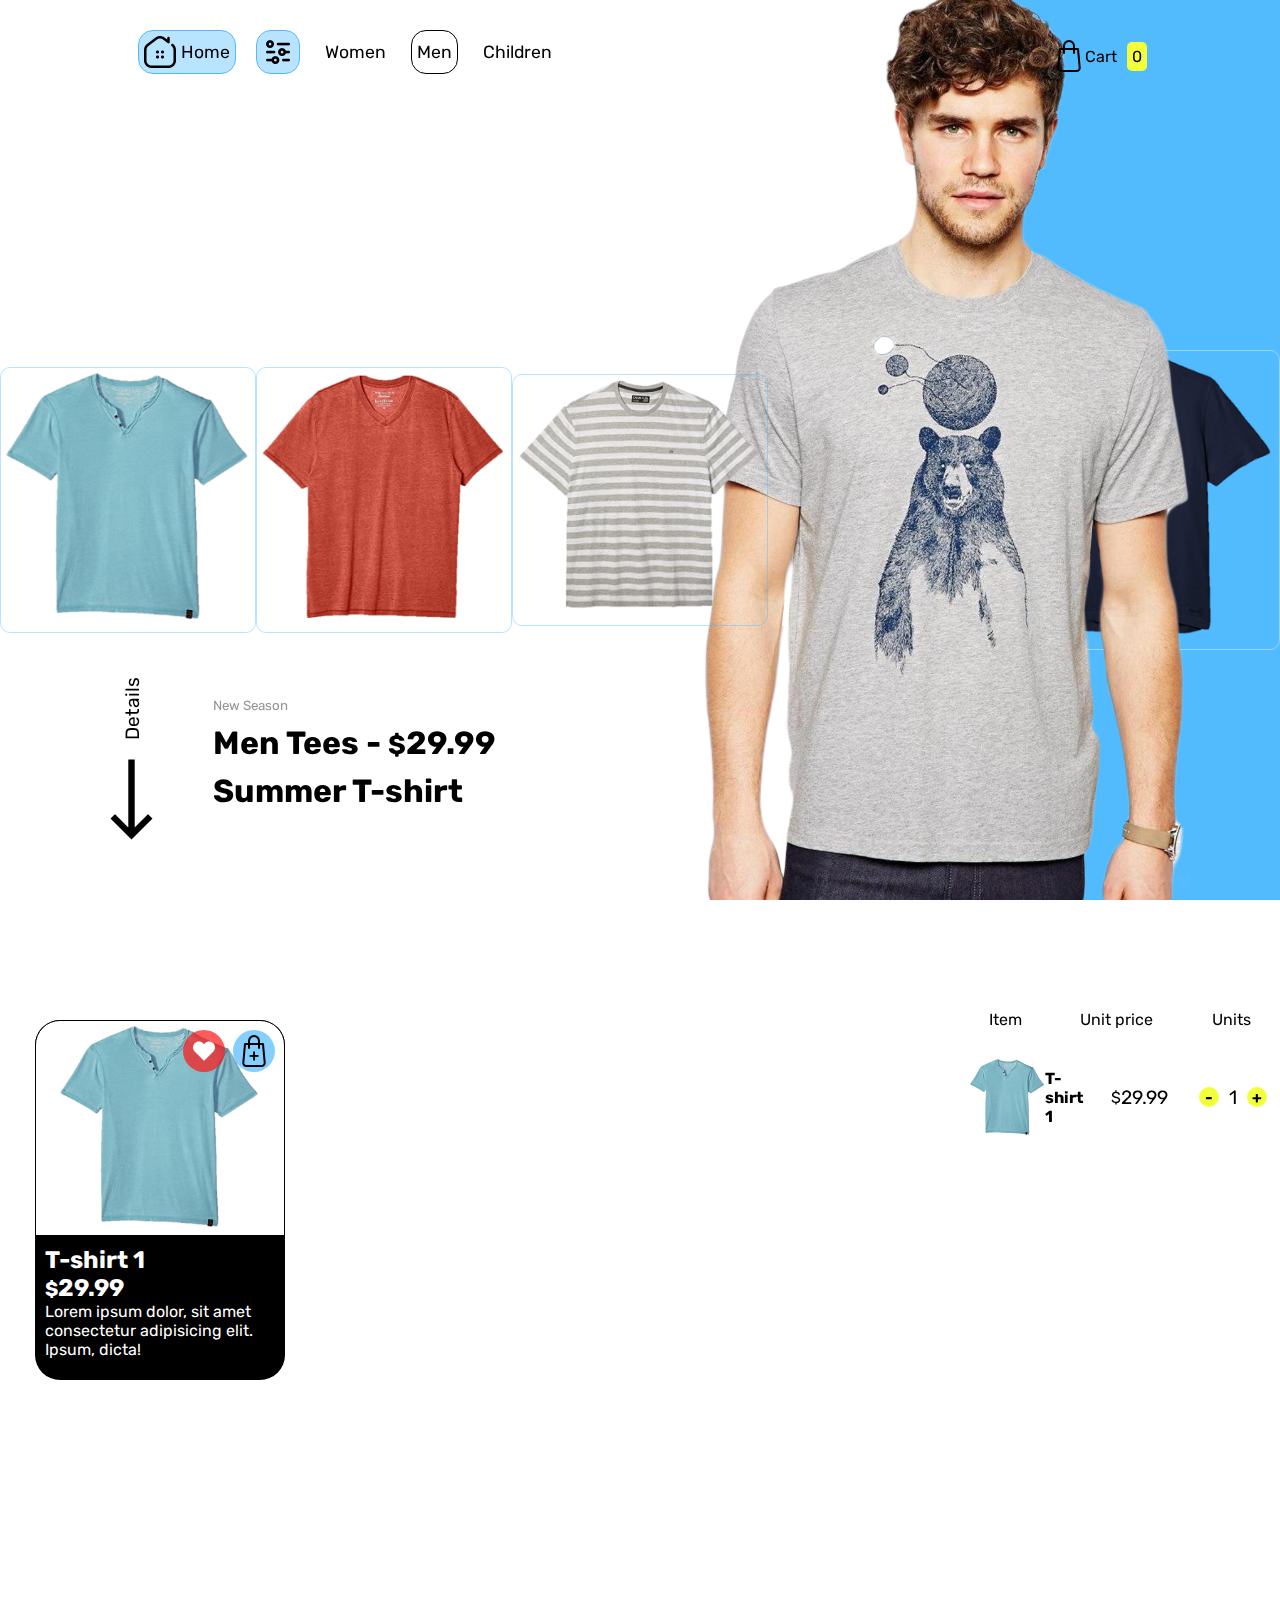
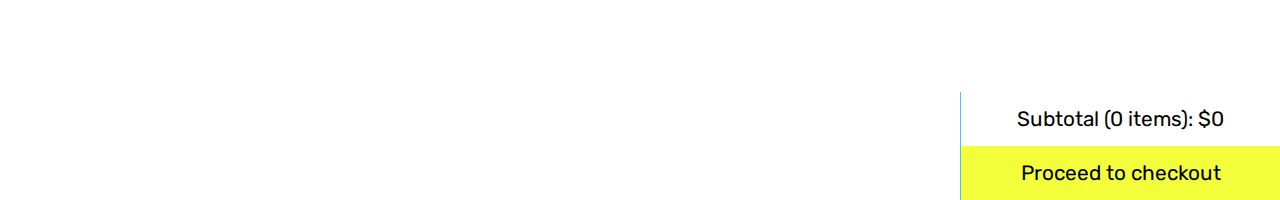
<file: 2022-11-04_shoppingCart/index.html>
<!DOCTYPE html>
<html lang="en">
<head>
    <meta charset="UTF-8">
    <meta http-equiv="X-UA-Compatible" content="IE=edge">
    <link rel="shortcut icon" href="#">
    <meta name="viewport" content="width=device-width, initial-scale=1.0">
    <title>Shopping Cart JS</title>
    <link rel="stylesheet" href="style.css">
    <link rel="stylesheet" href="https://cdn.jsdelivr.net/npm/bootstrap-icons@1.5.0/font/bootstrap-icons.css">
</head>
<body>
    <div class="app-container">
        <div class="app-bg">
            <div class="left-side"></div>
            <div class="right-side"></div>
        </div>
        <header>
            <nav>
                <ul>
                    <li class="btn home">
                        <a href="./">
                            <img src="./icons/home.png" alt=""> Home
                        </a>
                    </li>
                    <li class="btn">
                        <a href="#">
                            <img src="./icons/filter.png" alt="filter">
                        </a>
                    </li>
                    <li>
                        <a href="#">
                            Women
                        </a>
                    </li>
                    <li class="active">
                        <a href="#">
                            Men
                        </a>
                    </li>
                    <li>
                        <a href="#">
                            Children
                        </a>
                    </li>
                </ul>
            </nav>
            <div class="shopping-bag">
                <a href="./cart.html">
                    <img src="./icons/bag.png" alt="cart">
                    Cart
                    <div class="total-items-in-cart">
                        0
                    </div>
                </a>
            </div>
        </header>
        <main>
            <div class="content">
                <div class="products-preview">
                    <div class="products-container">
                        <div class="product">
                            <img src="./img/t1.png" alt="t-shirt 1">
                        </div>
                        <div class="product">
                            <img src="./img/t2.png" alt="t-shirt 2">
                        </div>
                        <div class="product">
                            <img src="./img/t4.png" alt="t-shirt 3">
                        </div>
                    </div>
                    <div class="more-details">
                        <div class="see-more-btn">
                                <img src="./icons/right-arrow.png" alt="">
                                Details
                        </div>
                        <div class="description">
                            <small>New Season</small>
                            <h1>Men Tees - <small>$</small>29.99</h1>
                            <h1>Summer T-shirt</h1>
                        </div>
                    </div>
                </div>
                <div class="model">
                    <img class="model-img" src="./img/model.png" alt="model">
                    <div class="product">
                        <img src="./img/t3.png" alt="t-shirt 4">
                    </div>
                </div>
            </div>
        </main>
    </div>
    <div class="products-list">
        <div class="products">
            <!-- render porducts here -->
            <div class="item">
                <div class="item-container">
                    <div class="item-img">
                        <img src="./img/t1.png" alt="t-shirt 1">
                    </div>
                    <div class="desc">
                        <h2>T-shirt 1</h2>
                        <h2><small>$</small>29.99</h2>
                        <p>
                            Lorem ipsum dolor, sit amet consectetur adipisicing elit. Ipsum, dicta!
                        </p>
                    </div>
                    <div class="add-to-wishlist">
                        <img src="./icons/heart.png" alt="add to wish list">
                    </div>
                    <div class="add-to-cart">
                        <img src="./icons/bag-plus.png" alt="add to cart">
                    </div>
                </div>
            </div>

        </div>
        <div class="cart">
            <div class="cart-header">
                <div class="column1">Item</div>
                <div class="column2">Unit price</div>
                <div class="column3">Units</div>
            </div>
            <div class="cart-items">
                <!-- render cart items here -->
                <div class="cart-item">
                    <div class="item-info">
                        <img src="./img/t1.png" alt="t-shirt 1">
                        <h4>T-shirt 1</h4>
                    </div>
                    <div class="unit-price">
                        <small>$</small>29.99
                    </div>
                    <div class="units">
                        <div class="btn minus">-</div>
                        <div class="number">1</div>
                        <div class="btn plus">+</div>
                    </div>
                </div>
            </div>
            <div class="cart-footer">
                <div class="subtotal">
                    Subtotal (0 items): $0
                </div>
                <div class="checkout">
                    Proceed to checkout
                </div>
            </div>
        </div>
    </div>

    <script>
        const porductsListEl = document.querySelector(".products-list");
        const seeMoreBtn = document.querySelector(".see-more-btn");

        seeMoreBtn.addEventListener('click', () => {
            porductsListEl.scrollIntoView({behavior: "smooth"})
        })
    </script>

    <scrip src="/products.js"></scrip>
    <scrip src="/app.js"></scrip>
</body>
</html>
</file>
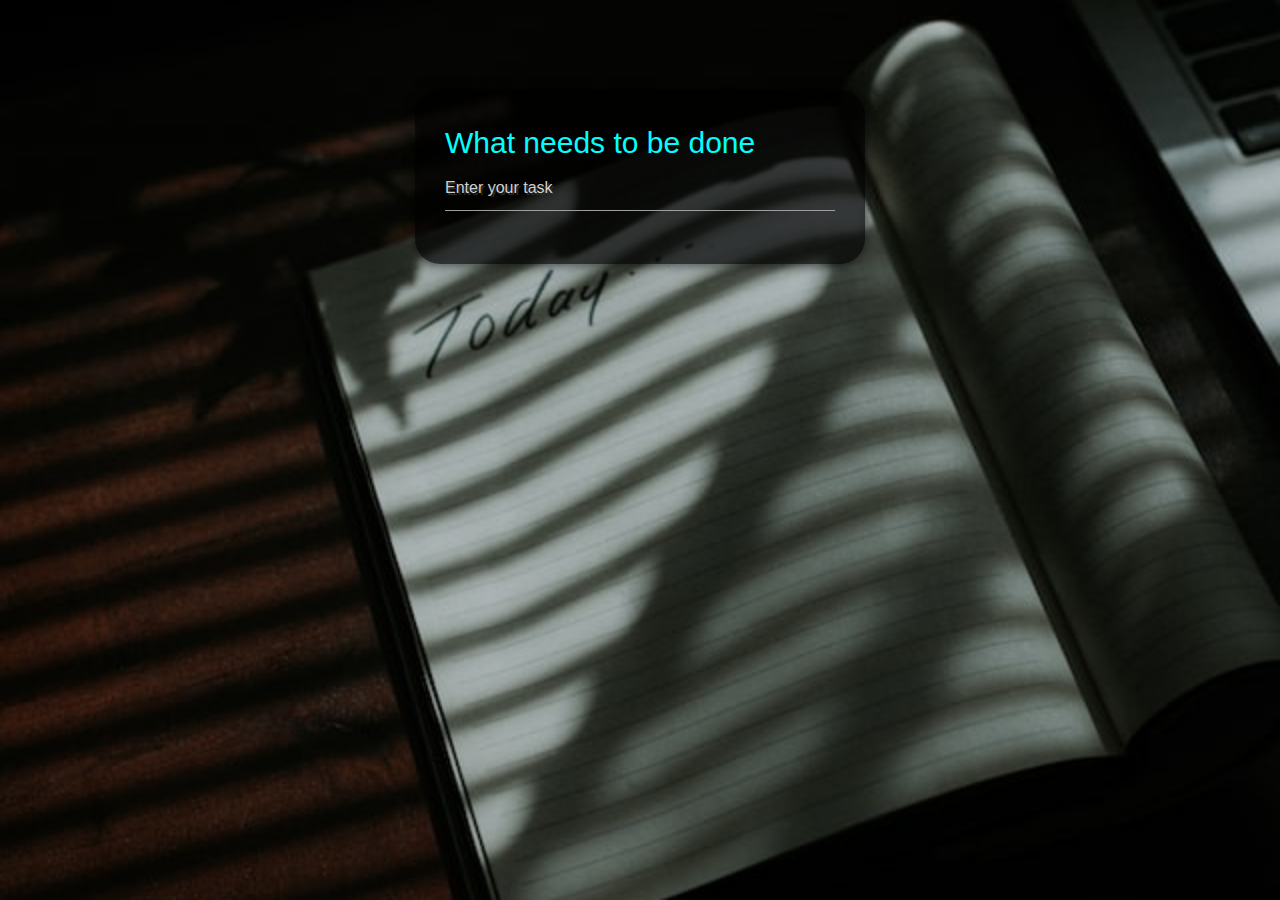
<file: 2023-03-03_todo_list/index.html>
<!DOCTYPE html>
<html lang="en" dir="ltr">
  <head>
    <meta charset="utf-8" />
    <link
      rel="stylesheet"
      href="https://cdnjs.cloudflare.com/ajax/libs/materialize/1.0.0/css/materialize.min.css"
    />
    <link rel="stylesheet" href="styles.css" />
    <title>TO DO LIST</title>
  </head>
  <body>
    <form id="Form" action="#">
      <div class="input-container">
        <label for="">What needs to be done</label>
        <input
          type="text"
          class="input"
          id="Input"
          placeholder="Enter your task"
        />
      </div>
      <ul class="task-list" id="Task_list"></ul>

      <div class="test"></div>
    </form>

    <script src="task.js"></script>
  </body>
</html>
</file>
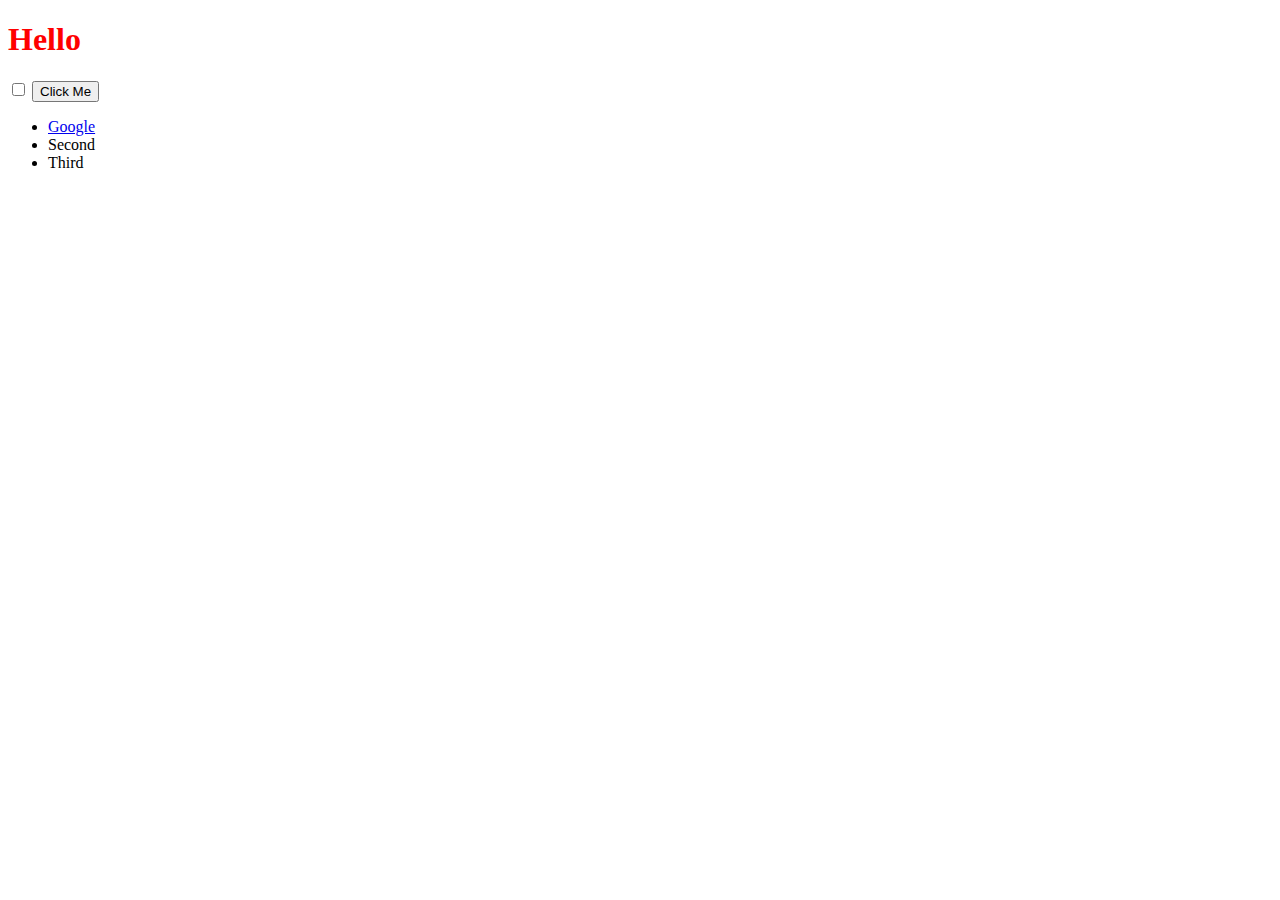
<file: DOM/index.html>
<!DOCTYPE html>
<html lang="en" dir="ltr">
  <head>
    <meta charset="utf-8">
    <title>My Website</title>
    <link rel="stylesheet" href="styles.css">

  </head>
  <body>

    <h1>Hello</h1>

    <input type="checkbox">

    <button style=":active color:red;">Click Me</button>

    <ul>
      <li class="list">
        <a href="https://www.google.com">Google</a>
      </li>
      <li class="list">Second</li>
      <li class="list">Third</li>
    </ul>

  </body>

</html>
</file>
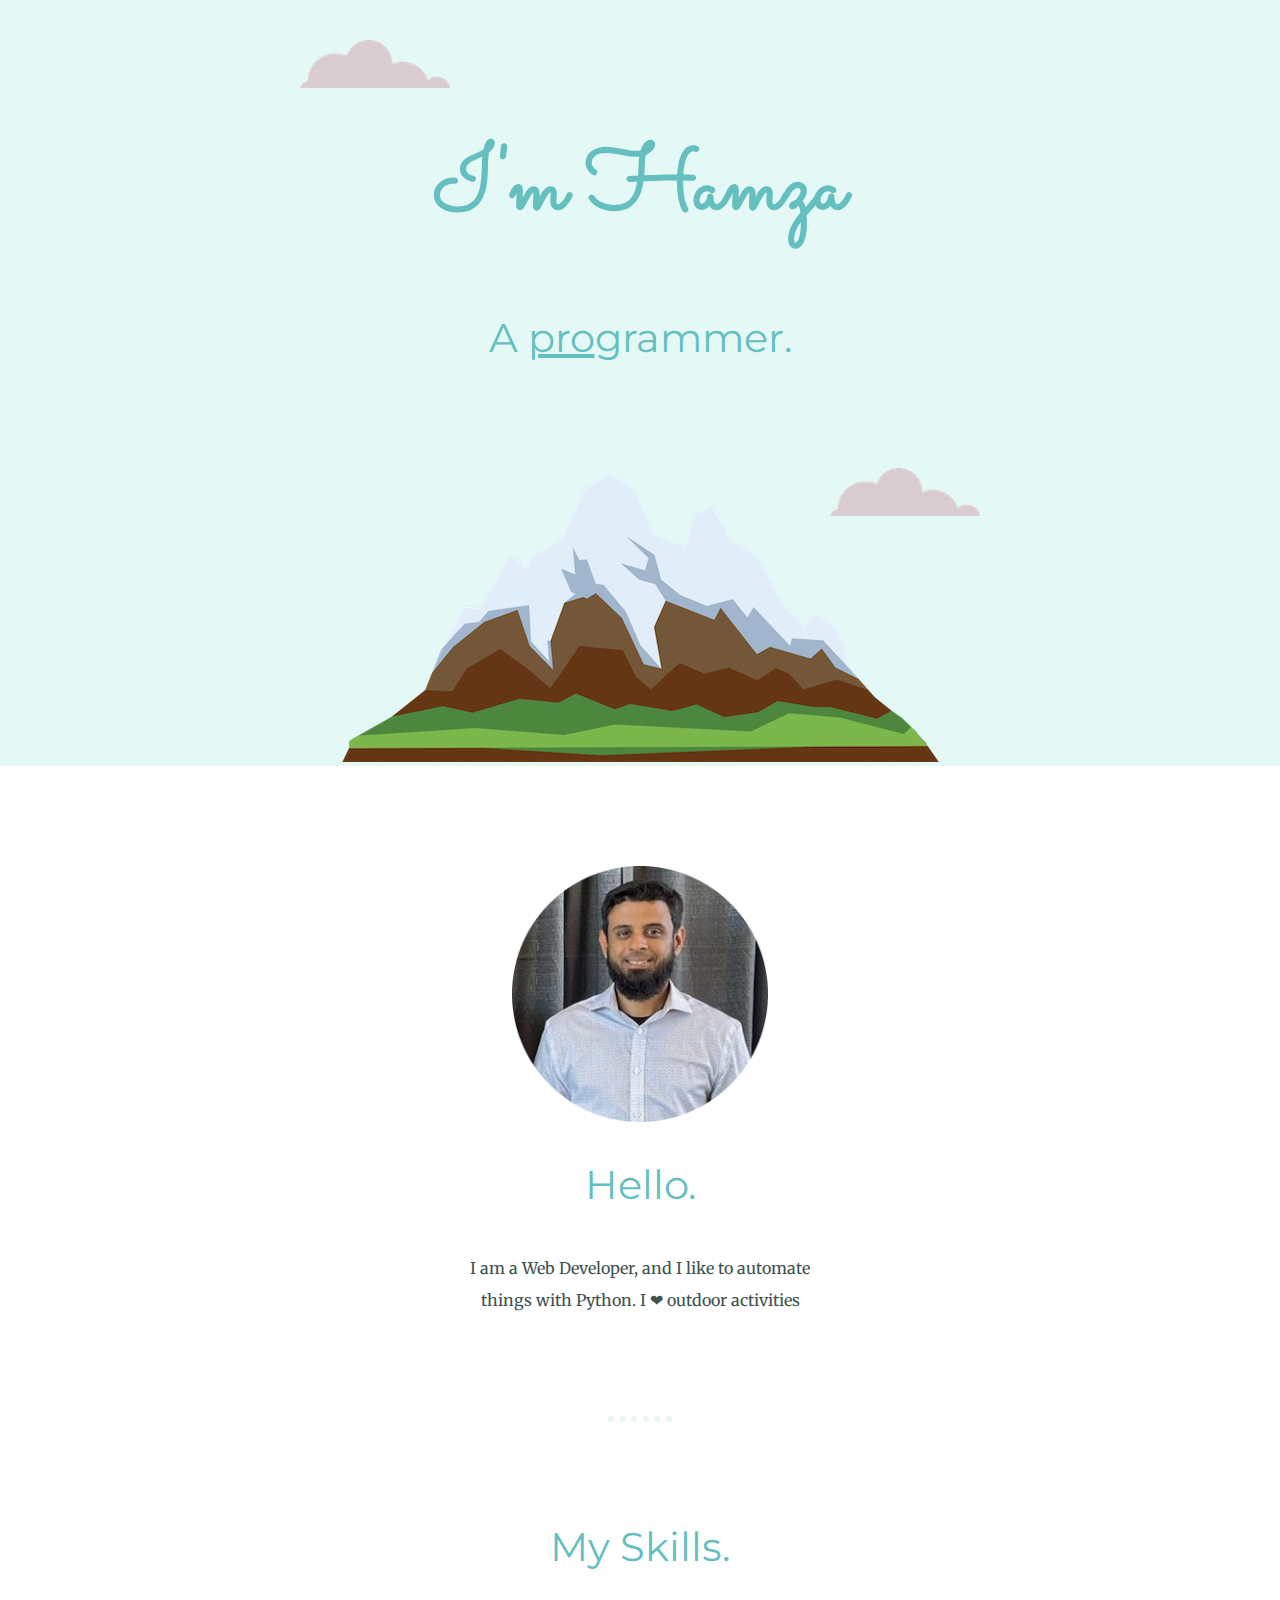
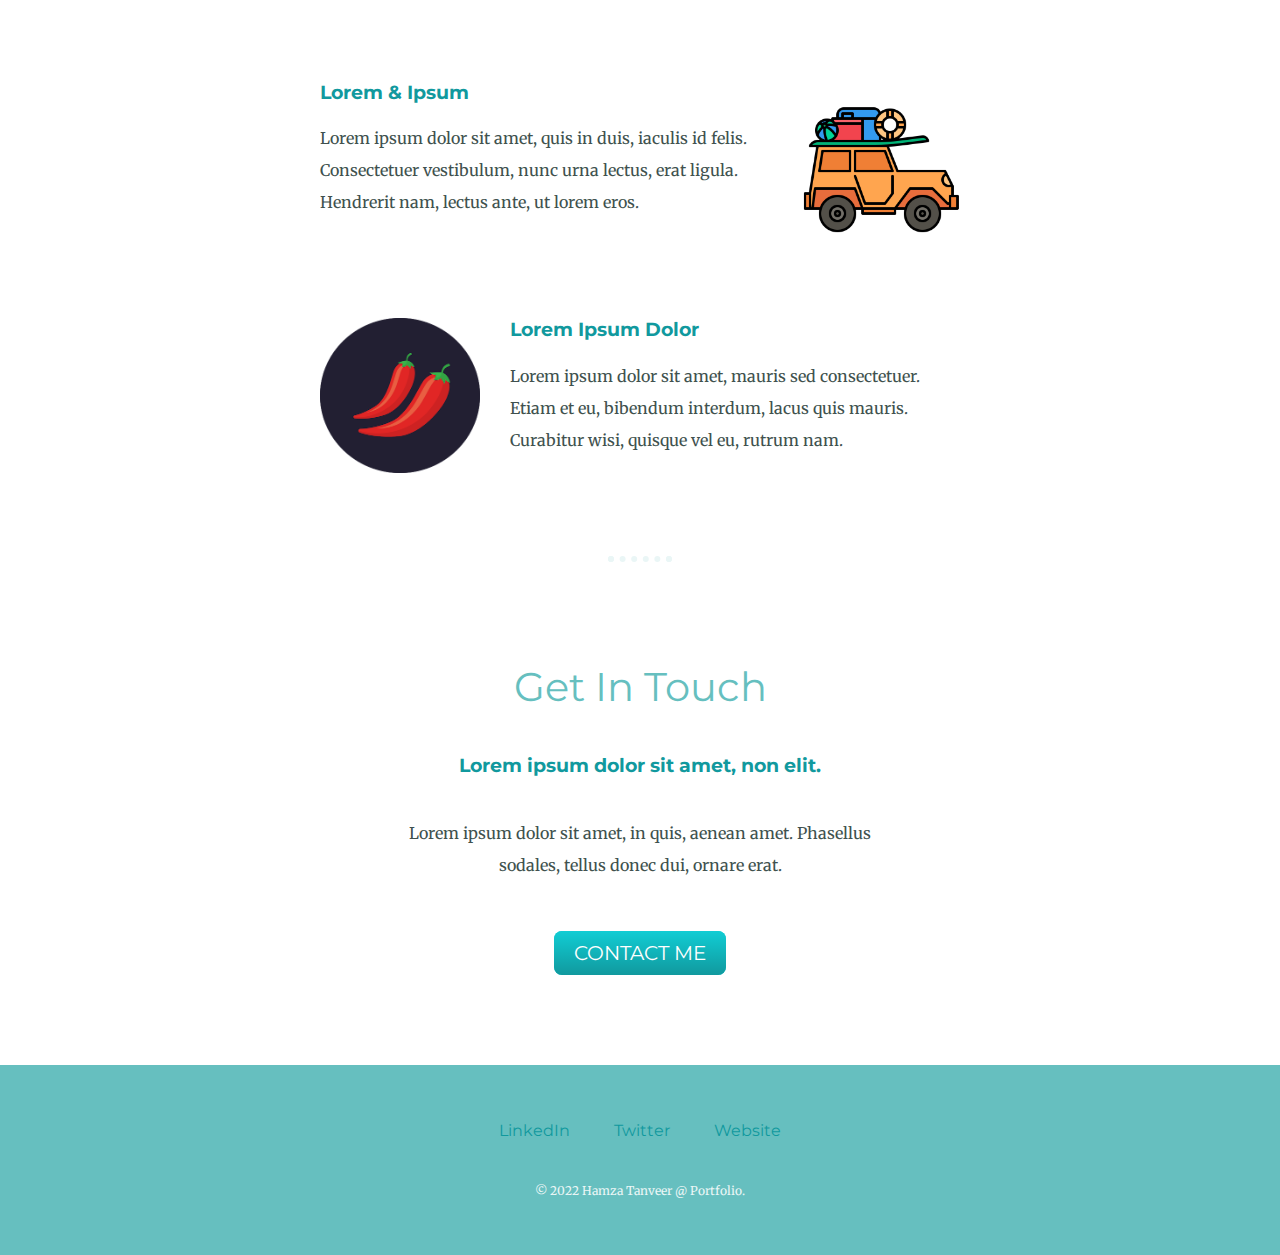
<file: HTML - Personal Site/index.html>
<!DOCTYPE html>
<html lang="en" dir="ltr">

<head>
  <meta charset="utf-8">
  <title>Hamza's Personal Site</title>
  <link rel="stylesheet" href="css/style.css">
  <link rel="icon" href="favicon.ico">
  <link rel="preconnect" href="https://fonts.googleapis.com">
<link rel="preconnect" href="https://fonts.gstatic.com" crossorigin>
<link href="https://fonts.googleapis.com/css2?family=Merriweather&family=Montserrat&family=Sacramento&display=swap" rel="stylesheet">


</head>

<body>
  <div class="top-container">
    <img class="top-cloud" src="images/cloud.png" alt="cloud-img">
      <h1>I'm Hamza</h1>
      <h2>A <span class="pro">pro</span>grammer.</h2>
    <img class="bottom-cloud" src="images/cloud.png" alt="cloud-img">
    <img src="images/mountain.png" alt="mountain-img">


  </div>


  <div class="middle-container">
    <div class="profile">
      <img class="profile-pic" src="images/Hamza_profile_pic.png" alt="hamza-profile-pic">
      <h2>Hello.</h2>
      <p class="intro">I am a Web Developer, and I like to automate things with Python. I ❤ outdoor activities

</p>
    </div>
    <hr>
    <div class="skills">
      <h2>My Skills.</h2>
      <div class="skill-row">
        <img class="travel-img" src="images/traveling.png" alt="travel-img">
        <h3>Lorem & Ipsum</h3>
        <p>Lorem ipsum dolor sit amet, quis in duis, iaculis id felis. Consectetuer vestibulum, nunc urna lectus, erat ligula. Hendrerit nam, lectus ante, ut lorem eros.</p>
      </div>
      <div class="skill-row">
        <img class="chilli-img" src="images/chillies.png" alt="chillies-img">
        <h3>Lorem Ipsum Dolor</h3>
        <p class="chilli-skill-desctption">Lorem ipsum dolor sit amet, mauris sed consectetuer. Etiam et eu, bibendum interdum, lacus quis mauris. Curabitur wisi, quisque vel eu, rutrum nam.</p>
      </div>
    </div>
    <hr>
    <div class="contact-me">
      <h2>Get In Touch</h2>
      <h3 >Lorem ipsum dolor sit amet, non elit.</h3>
      <p class="contact-message">Lorem ipsum dolor sit amet, in quis, aenean amet. Phasellus sodales, tellus donec dui, ornare erat.</p>
      <a class="btn" href="mailto:name@email.com">CONTACT ME</a>
    </div>
  </div>


  <div class="bottom-container">
    <a class="footer-link" href="https://www.linkedin.com/">LinkedIn</a>
    <a class="footer-link" href="https://twitter.com/">Twitter</a>
    <a class="footer-link" href="https://www.appbrewery.co/">Website</a>
    <p class="copyright">© 2022 Hamza Tanveer @ Portfolio.</p>
  </div>


  <body>


  </body>

</html>
</file>
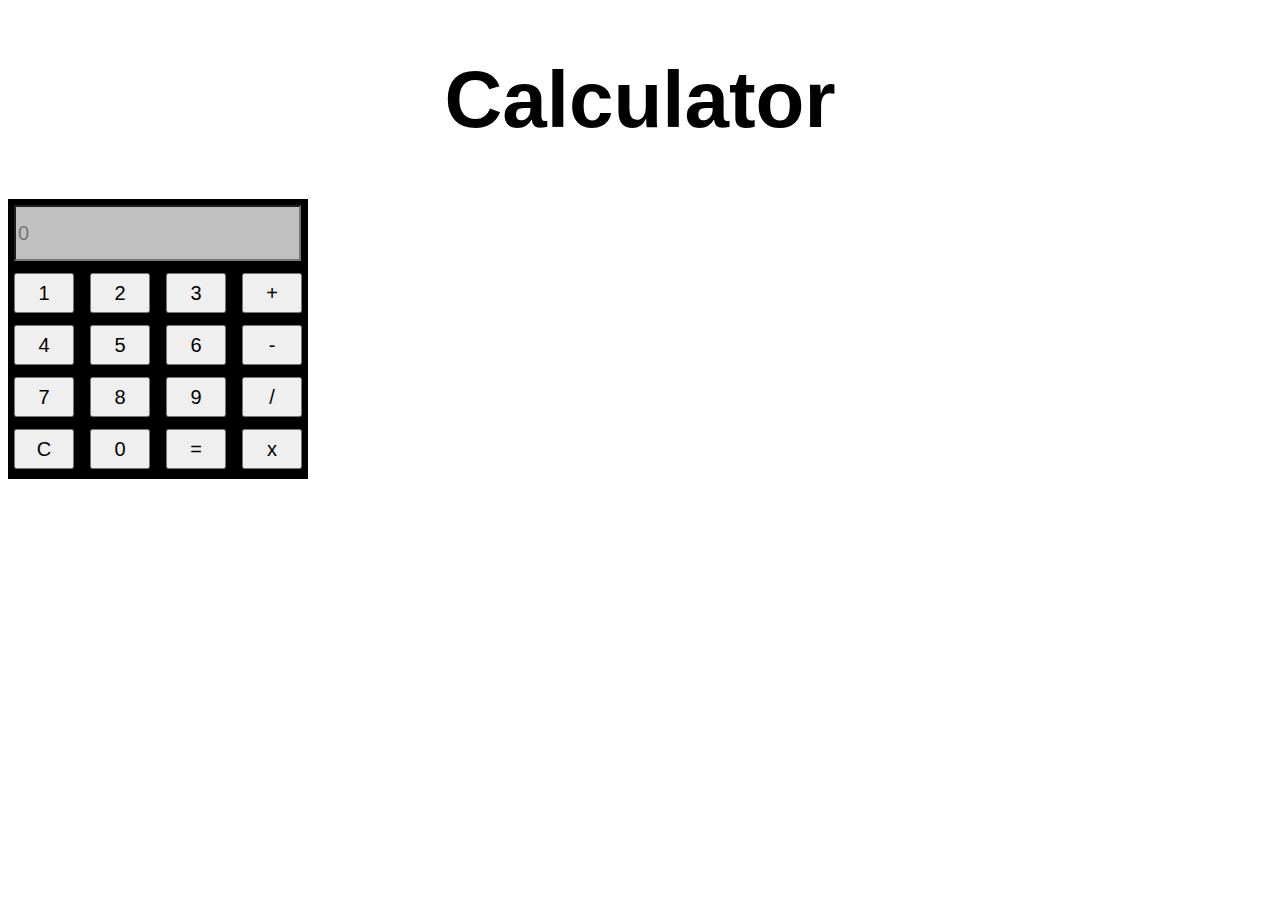
<file: 2023-03-02_Calculator/calc.html>
<!DOCTYPE html>
<html lang="en" dir="ltr">
  <head>
    <meta charset="utf-8">
    <title></title>
    <link rel="stylesheet" href="calc_styles.css">
  </head>
  <body>
    <h1>Calculator</h1>
    <div class="main">
      <form name="form">
        <input type="text" name="calc_screen" placeholder="0">
        <br />
        <input type="button" value="1" onclick="form.calc_screen.value+=1">
        <input type="button" value="2" onclick="form.calc_screen.value+=2">
        <input type="button" value="3" onclick="form.calc_screen.value+=3">
        <input type="button" value="+" onclick="add()">

        <br />
        <input type="button" value="4" onclick="form.calc_screen.value+=4">
        <input type="button" value="5" onclick="form.calc_screen.value+=5">
        <input type="button" value="6" onclick="form.calc_screen.value+=6">
        <input type="button" value="-" onclick="sub()">
        <br />
        <input type="button" value="7" onclick="form.calc_screen.value+=7">
        <input type="button" value="8" onclick="form.calc_screen.value+=8">
        <input type="button" value="9" onclick="form.calc_screen.value+=9">
        <input type="button" value="/" onclick="multiply()">

        <br />
        <input type="button" value="C" onclick="form.calc_screen.value=''">
        <input type="button" value="0" onclick="form.calc_screen.value+=0">
        <input type="button" value="=" onclick="form.calc_screen.value=eval(form.calc_screen.value)">
        <input type="button" value="x" onclick="divide()">

      </form>

      <script src="calc.js" charset="utf-8"></script>
    </div>

  </body>
</html>
</file>
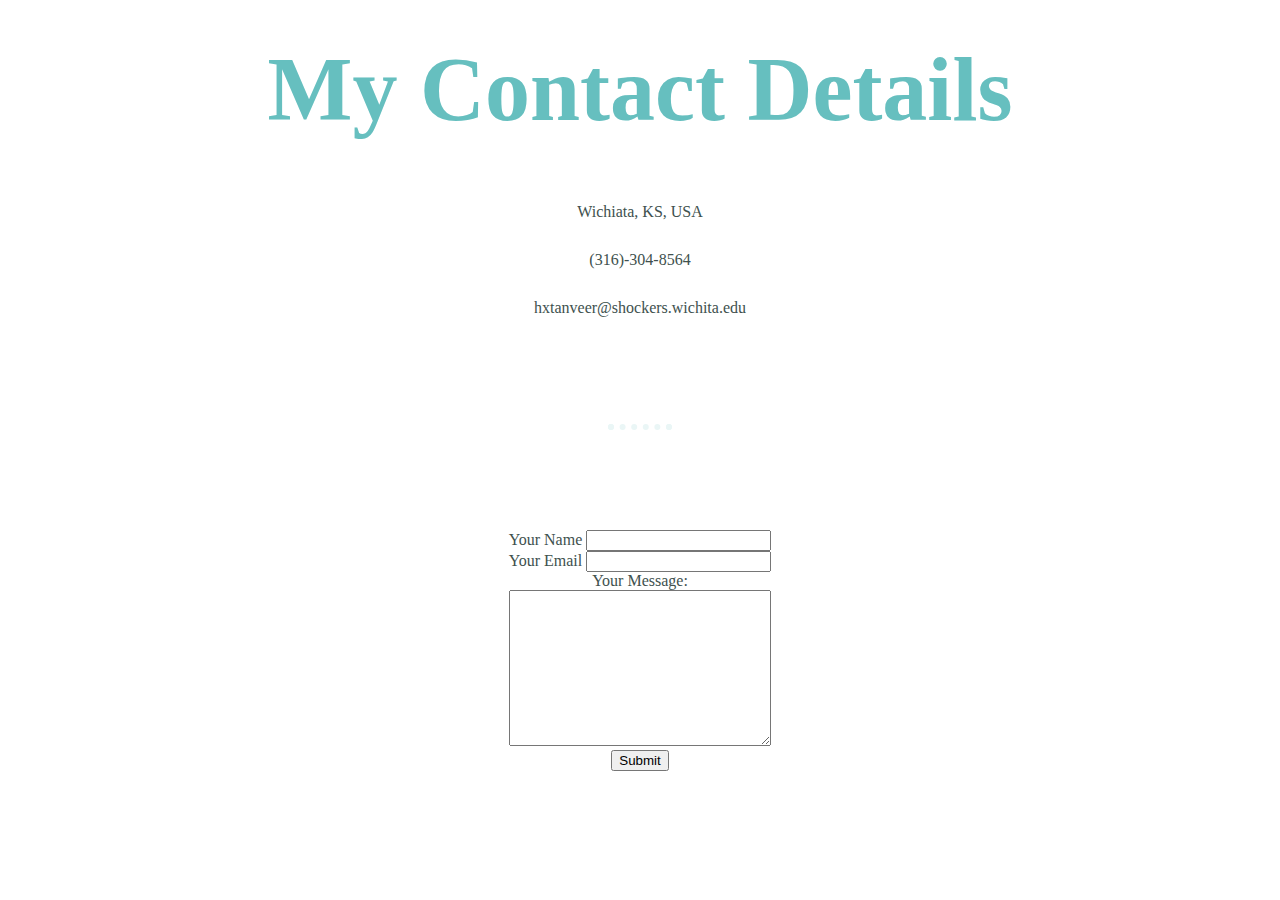
<file: HTML - Personal Site/contact-me.html>
<!DOCTYPE html>
<html lang="en" dir="ltr">

<head>
  <meta charset="utf-8">
  <title></title>
  <link rel="stylesheet" href="css/style.css">
</head>

<body>
  <h1>My Contact Details</h1>
  <p>Wichiata, KS, USA</p>
  <p>(316)-304-8564</p>
  <p>hxtanveer@shockers.wichita.edu</p>
  <hr>
  <form action="mailto:hxtanveer@shockers.wichita.edu" method="post" enctype="text/plain">

    <label for="">Your Name</label>
    <input type="text" name="yourName" value=""><br>

    <label for="">Your Email</label>
    <input type="email" name="yourEmail"> <br>

    <label for="">Your Message:</label><br>
    <textarea name="yourMessage" id="" cols="30" rows="10"></textarea><br>
    <input type="submit">
  </form>

</body>

</html>
</file>
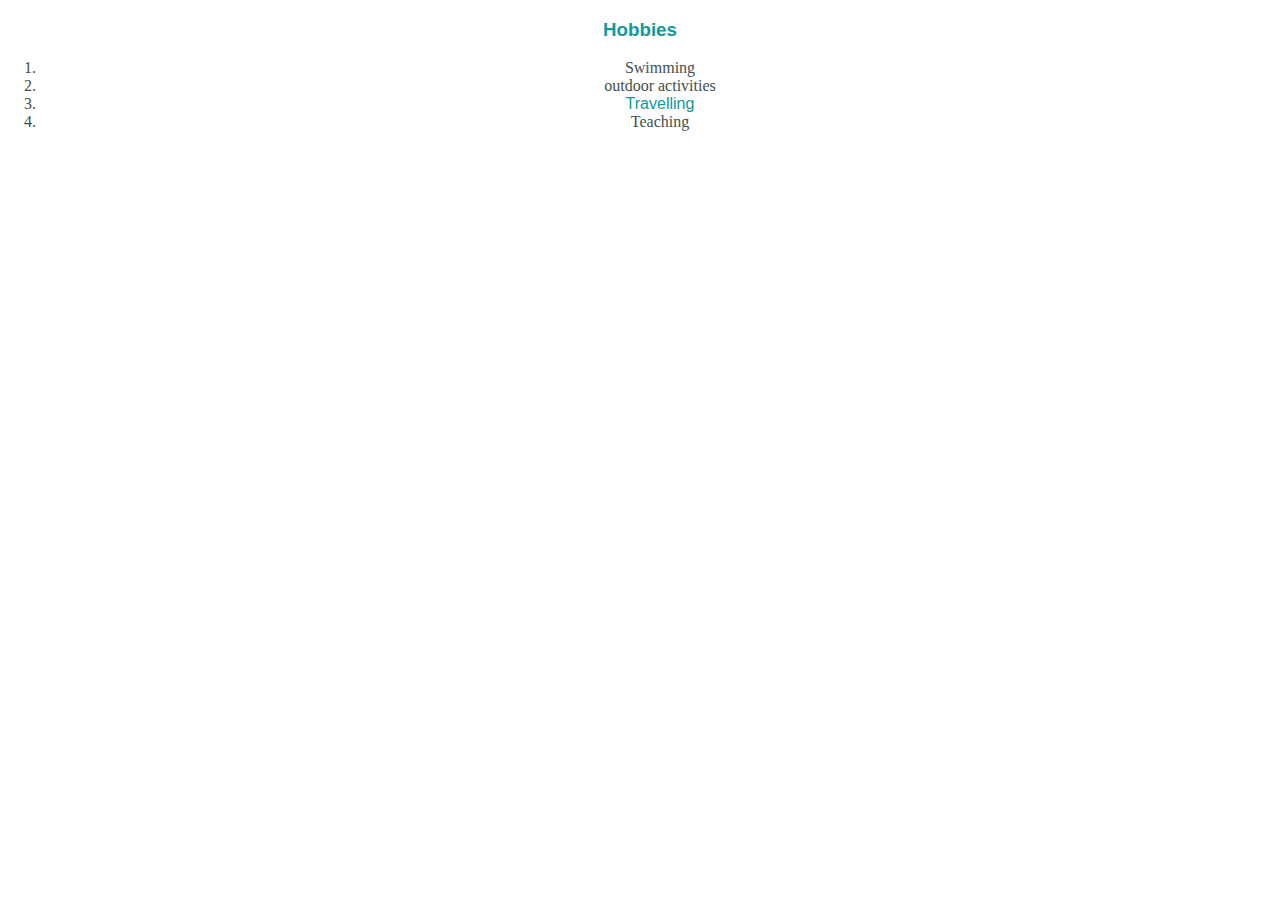
<file: HTML - Personal Site/hobbies.html>
<!DOCTYPE html>
<html lang="en" dir="ltr">

<head>
  <meta charset="utf-8">
  <title></title>
  <link rel="stylesheet" href="css/style.css">
</head>

<body>
  <h3>Hobbies</h3>
  <ol>
    <li>Swimming</li>
    <li>outdoor activities</li>
    <li><a href="travel.jpg">Travelling</a></li>
    <li>Teaching</li>

</body>

</html>
</file>
<file: 2022-11-04_shoppingCart/style.css>
/* import fonts */
@import url("https://fonts.googleapis.com/css2?family=Rubik&display=swap");

/* VARIABLES */
:root {
  --bg-color: #fff;
  --link-color: #000;
  --link-size: 1.1rem;
  --right-side-bg-color: 81, 187, 254;
}

/* General CSS */
* {
  padding: 0;
  margin: 0;
  box-sizing: border-box;
  font-family: Rubik;
}

html {
  font-size: 16px;
  overflow-x: hidden;
}

a {
  text-decoration: none;
  color: #000;
}

/* APP CONTAINER */
.app-container {
  width: 100vw;
  height: 100vh;
}

/* APP BG */
.app-bg {
  position: fixed;
  top: 0;
  left: 0;
  width: 100vw;
  height: 100vh;
  display: flex;
  z-index: -1;
}
.app-bg .left-side {
  background-color: rgb(255, 255, 255);
  width: 75%;
  height: 100%;
}
.app-bg .right-side {
  background-color: rgb(var(--right-side-bg-color));
  width: 25%;
  height: 100%;
}

/* HEADER */
header {
  width: 100%;
  height: 100px;

  padding: 30px 10%;
  display: flex;
  justify-content: space-between;

  position: fixed;
  top: 0;
  left: 0;

  z-index: 99;
}
header nav ul {
  display: flex;
  align-items: center;
}
header nav ul li {
  list-style: none;
  margin: 0 10px;
  padding: 5px 5px;
  border-radius: 15px;
}
header nav ul li.active {
  border: 1px solid #000;
}
header nav ul li a {
  font-size: var(--link-size);
  display: flex;
  align-items: center;
  height: 32px;
}
header nav ul li.btn {
  background-color: rgba(var(--right-side-bg-color), 0.4);
  border: 1px solid rgb(var(--right-side-bg-color));
}
header nav ul li.btn img {
  width: 32;
  height: 32px;
}
header nav ul li.home a {
  display: flex;
  align-items: center;
}
header nav ul li.home a img {
  margin-right: 5px;
}
/* HEADER -> SHOOPING BAG */
.shopping-bag {
  padding: 10px 5px;
}
.shopping-bag a {
  display: flex;
  align-items: center;
}
.shopping-bag a img {
  width: 32px;
  height: 32px;
}
.shopping-bag .total-items-in-cart {
  margin-left: 10px;
  padding: 5px;
  background-color: rgb(242, 255, 58);
  border-radius: 5px;
}
/* MAIN */
main {
  width: 100%;
  background-color: royalblue;
  position: relative;
  top: 100px;
}
main .products-preview {
  width: 60%;
  height: calc(100vh - 100px);
  position: absolute;
  left: 0;
}
main .model {
  width: 40%;
  height: calc(100vh - 100px);
  position: absolute;
  right: 0;
  z-index: -1;
}
/* PRODUCTS */
.products-container {
  width: 100%;
  height: 100%;
  display: flex;
  justify-content: space-around;
  align-items: center;
}
.product {
  width: 300px;
  border: 1px solid rgba(var(--right-side-bg-color), 0.4);
  border-radius: 10px;
  padding: 5px;
}
.product img {
  width: 100%;
}
/* MORE DETAILS */
.more-details {
  position: absolute;
  bottom: 80px;
  left: 50px;

  display: flex;
  align-items: center;
}
.more-details .see-more-btn {
  cursor: pointer;
  display: flex;
  align-items: center;

  transform: rotate(-90deg);

  font-size: 1.2rem;
}
.see-more-btn img {
  width: 80px;
  margin-right: 20px;
}
.more-details .description {
}
.more-details .description small {
  color: rgb(149, 149, 149);
}
.more-details .description h1 {
  margin: 10px 0;
}
.more-details .description h1 small {
  color: #000;
}
/* MODEL */
.model {
  display: flex;
  justify-content: right;
  align-items: center;
}
.model .model-img {
  height: 100vh;
  position: absolute;
  left: 35%;
  transform: translate(-50%);
  top: -100px;
}
.model .product {
  width: 300px;
  border: 1px solid rgba(255, 255, 255, 0.4);
  border-radius: 10px;
  padding: 5px;
}
.model .product img {
  width: 100%;
}
/* products list */
.products-list {
  width: 100vw;
  height: 100vh;

  padding-top: 100px;

  display: flex;
}

/* PRODUCTS */
.products {
  height: 100%;
  width: 75%;

  display: grid;
  grid-template-rows: 1fr 1fr;
  grid-template-columns: repeat(3, 3fr);
}
.products img {
  width: 200px;
  /* filter: drop-shadow(30px 10px 4px #ddd); */
}
.products .item {
  display: flex;
  align-items: center;
  justify-content: center;
  flex-direction: column;
  width: 100%;
  height: 100%;
}
.products .item .item-container {
  width: 250px;
  height: 90%;
  background-color: #000;

  border-radius: 25px;

  position: relative;
}
.products .item .item-container .item-img {
  width: 100%;
  height: 60%;

  background-color: white;

  border: 1px solid #000;
  border-radius: 25px 25px 0 0;

  display: flex;
  justify-content: center;
  align-items: center;
}
.products .item .item-container .desc {
  width: 100%;
  color: #fff;

  padding: 10px;
}
.products .item .item-container .add-to-cart {
  background-color: rgba(var(--right-side-bg-color), 0.7);
  /* background-color: rgb(242, 255, 58); */

  display: flex;
  justify-content: center;
  align-items: center;

  position: absolute;
  top: 10px;
  right: 10px;

  padding: 5px;

  border-radius: 50%;

  cursor: pointer;
}
.products .item .item-container .add-to-wishlist {
  background-color: rgba(255, 21, 21, 0.7);

  display: flex;
  justify-content: center;
  align-items: center;

  position: absolute;
  top: 10px;
  right: 60px;

  padding: 5px;

  border-radius: 50%;

  cursor: pointer;
}
.products .item .item-container .add-to-cart img {
  width: 32px;
  height: 32px;
}
.products .item .item-container .add-to-wishlist img {
  width: 32px;
  height: 32px;

  padding: 5px;
}
/* CART */
.cart {
  height: 100%;
  width: 25%;

  position: relative;
}
/* cart header */
.cart-header {
  display: flex;
  justify-content: space-around;
  padding: 10px 0;
}
/* cart items */
.cart-items {
  max-height: calc(100vh - 247px);
  overflow-y: auto;
  overflow-x: hidden;
}
/* cart item */
.cart-item {
  display: flex;
  justify-content: space-around;
  padding: 10px 0;
}
.cart-item div {
  display: flex;
  align-items: center;
  justify-content: center;
}
/* item info */
.cart-item .item-info {
  flex: 1;
  background-color: rgba(255, 255, 255, 0.6);

  border-radius: 0 10px 10px 0;

  padding: 10px;
}
.cart-item .item-info:hover {
  background-color: rgba(255, 0, 0, 0.6);
  cursor: pointer;
}
.cart-item .item-info img {
  width: 75px;
}
/* unit price */
.cart-item .unit-price {
  flex: 1;
  font-size: 1.2rem;
}
/* units */
.cart-item .units {
  flex: 1;
}
.cart-item .units .number {
  margin: 0 10px;

  font-size: 1.2rem;
}
.cart-item .units .btn {
  width: 20px;
  height: 20px;

  background-color: rgb(242, 255, 58);

  border-radius: 50%;

  font-weight: bold;

  cursor: pointer;

  -webkit-user-select: none; /* Chrome all / Safari all */
  -moz-user-select: none; /* Firefox all */
  -ms-user-select: none; /* IE 10+ */
}

/* cart footer */
.cart-footer {
  width: 100%;
  background-color: rgb(255, 21, 21);
  position: absolute;
  bottom: 0;
  left: 0;

  border-left: 1px solid rgb(var(--right-side-bg-color));
}
.cart-footer div {
  display: flex;
  align-items: center;
  justify-content: center;

  padding: 15px 0;

  font-size: 1.3rem;
}
.cart-footer .subtotal {
  background-color: white;
}
.cart-footer .checkout {
  background-color: rgb(242, 255, 58);

  cursor: pointer;
}
</file>
<file: 2023-03-03_todo_list/styles.css>
body {
  height: 100vh;
  width: 100vw;
  background: url("images/todo.jpg") center/cover no-repeat;

}

label {
  color: aqua;
  font-size: 2rem;
}
h1 {
  text-align: center;
  color: aqua;
}
form {
  position: relative;
  margin: auto;
  top: 10vh;
  max-width: 450px;
  background-color: rgba(0, 0, 0, 0.7);
  padding: 2rem;
  border-radius: 25px;
  box-shadow: 0 0 10px 2px rgba(0, 0, 0, 0.5);
}

input {
  color: aqua;
  text-shadow: 2px 2px 1px #333;
}
li {
  color: aqua;
  width : 100%;
  border-radius: 25px;
  background-color: rgba(218,212,212,0.2);
  font-size: 1.8rem;
  text-shadow: 2px 2px 1px #333;
  text-align: center;
  display: flex;
  justify-content: space-between;
  padding: 0 2rem;
  border: 1px solid auqa;
  margin-bottom: 1rem;
  box-shadow: 0 0 10px 2px rgba(11, 60, 66, 0.6);
  transition: 0.3s linear;
}
li:hover {
  background-color: rgba(218,212,212,0.4);
  transition: 0.3s linear;
}

.task-list  li.completed {
  color: greenyellow;
}

.delete_task {
  cursor: pointer;
}
</file>
<file: DOM/styles.css>
h1 {
  color: red;
}
</file>
<file: HTML - Personal Site/css/style.css>
a {
  color: #11999E;
  font-family: 'Montserrat', sans-serif;
  margin: 10px 20px;
  text-decoration: none;
}
a:hover {
  color: #EAF6F6;
}
body{
  color: #40514E;
  margin:0;
  text-align: center;
  font-family: 'Merriweather', serif;
}

h1 {
  color: #66BFBF;
  font-family: 'Sacramento', cursive;
  font-size: 5.625rem;
  line-height: 2;
  margin: 50px auto 0 auto;
  margin-top:0;

  /* width: 10%; */
  /* margin: 0,auto,0,auto; */
}

h2 {
  color: #66BFBF;
  font-family: 'Montserrat', sans-serif;
  font-size: 2.5rem;
  font-weight: normal;
  padding-bottom: 10px;
}
h3 {
  color: #11999E;
  font-family: 'Montserrat', sans-serif;
}
hr {
  border : dotted #EAF6F6 6px;
  border-bottom: none;
  width: 4%;
  margin: 100px auto;

}

p {
  line-height: 2;
}







.bottom-cloud {
  position: absolute;
  right:300px;
  bottom:250px;
}
.bottom-container {
  background-color: #66BFBF;
  padding: 50px 0 20px;
}
.btn {
  background: #11cdd4;
  background-image: -webkit-linear-gradient(top, #11cdd4, #11999e);
  background-image: -moz-linear-gradient(top, #11cdd4, #11999e);
  background-image: -ms-linear-gradient(top, #11cdd4, #11999e);
  background-image: -o-linear-gradient(top, #11cdd4, #11999e);
  background-image: linear-gradient(to bottom, #11cdd4, #11999e);
  -webkit-border-radius: 8;
  -moz-border-radius: 8;
  border-radius: 8px;
  font-family: 'Montserrat', sans-serif;
  color: #ffffff;
  font-size: 20px;
  padding: 10px 20px 10px 20px;
  text-decoration: none;
}

.btn:hover {
  background: #30e3cb;
  background-image: -webkit-linear-gradient(top, #30e3cb, #2bc4ad);
  background-image: -moz-linear-gradient(top, #30e3cb, #2bc4ad);
  background-image: -ms-linear-gradient(top, #30e3cb, #2bc4ad);
  background-image: -o-linear-gradient(top, #30e3cb, #2bc4ad);
  background-image: linear-gradient(to bottom, #30e3cb, #2bc4ad);
  text-decoration: none;
}
.chilli-img{
  float: left;
  margin-right: 30px;
  width:25%;
}
.contact-message {
  width: 40%;
  margin: 40px auto 60px;
}
.copyright {
  color: #EAF6F6;
  font-size: 0.75rem;
  padding: 20px 0;
}
/* .chilli-skill-desctption{
  clear: left;
} */
.footer-link {
  color: #11999E;
  line-height: 2;
}
.intro{
  width: 30%;
  margin: auto;
}
.middle-container  {
  margin: 100px 0;

}
.pro {
  text-decoration: underline;
}
.profile-pic {
  width: 20%;
}

.skill-row{
  margin: 100px auto 100px auto;
  text-align: left;
  width: 50%;
}

.top-cloud {
  position: absolute;
  left:300px;
  top:40px;
}


.top-container{
  background-color: #E4F9F5;
  position: relative;
  padding-top: 100px;
}

.travel-img {
  float: right;
  margin-left: 30px;
  width:25%;
}
</file>
<file: 2023-03-02_Calculator/calc_styles.css>
h1 {
  font-family: Helvetica;
  text-align: center;
  font-size: 80px;
}

.main {
  width : 300px;
  height: 280px;
  background-color: black;

}


input {
  width: 20%;
  height: 40px;
  font-size: 20px;
  margin: 6px;
}

form input:first-child {
  width: 93%;
  height: 50px;
  background-color: silver;
}
</file>
